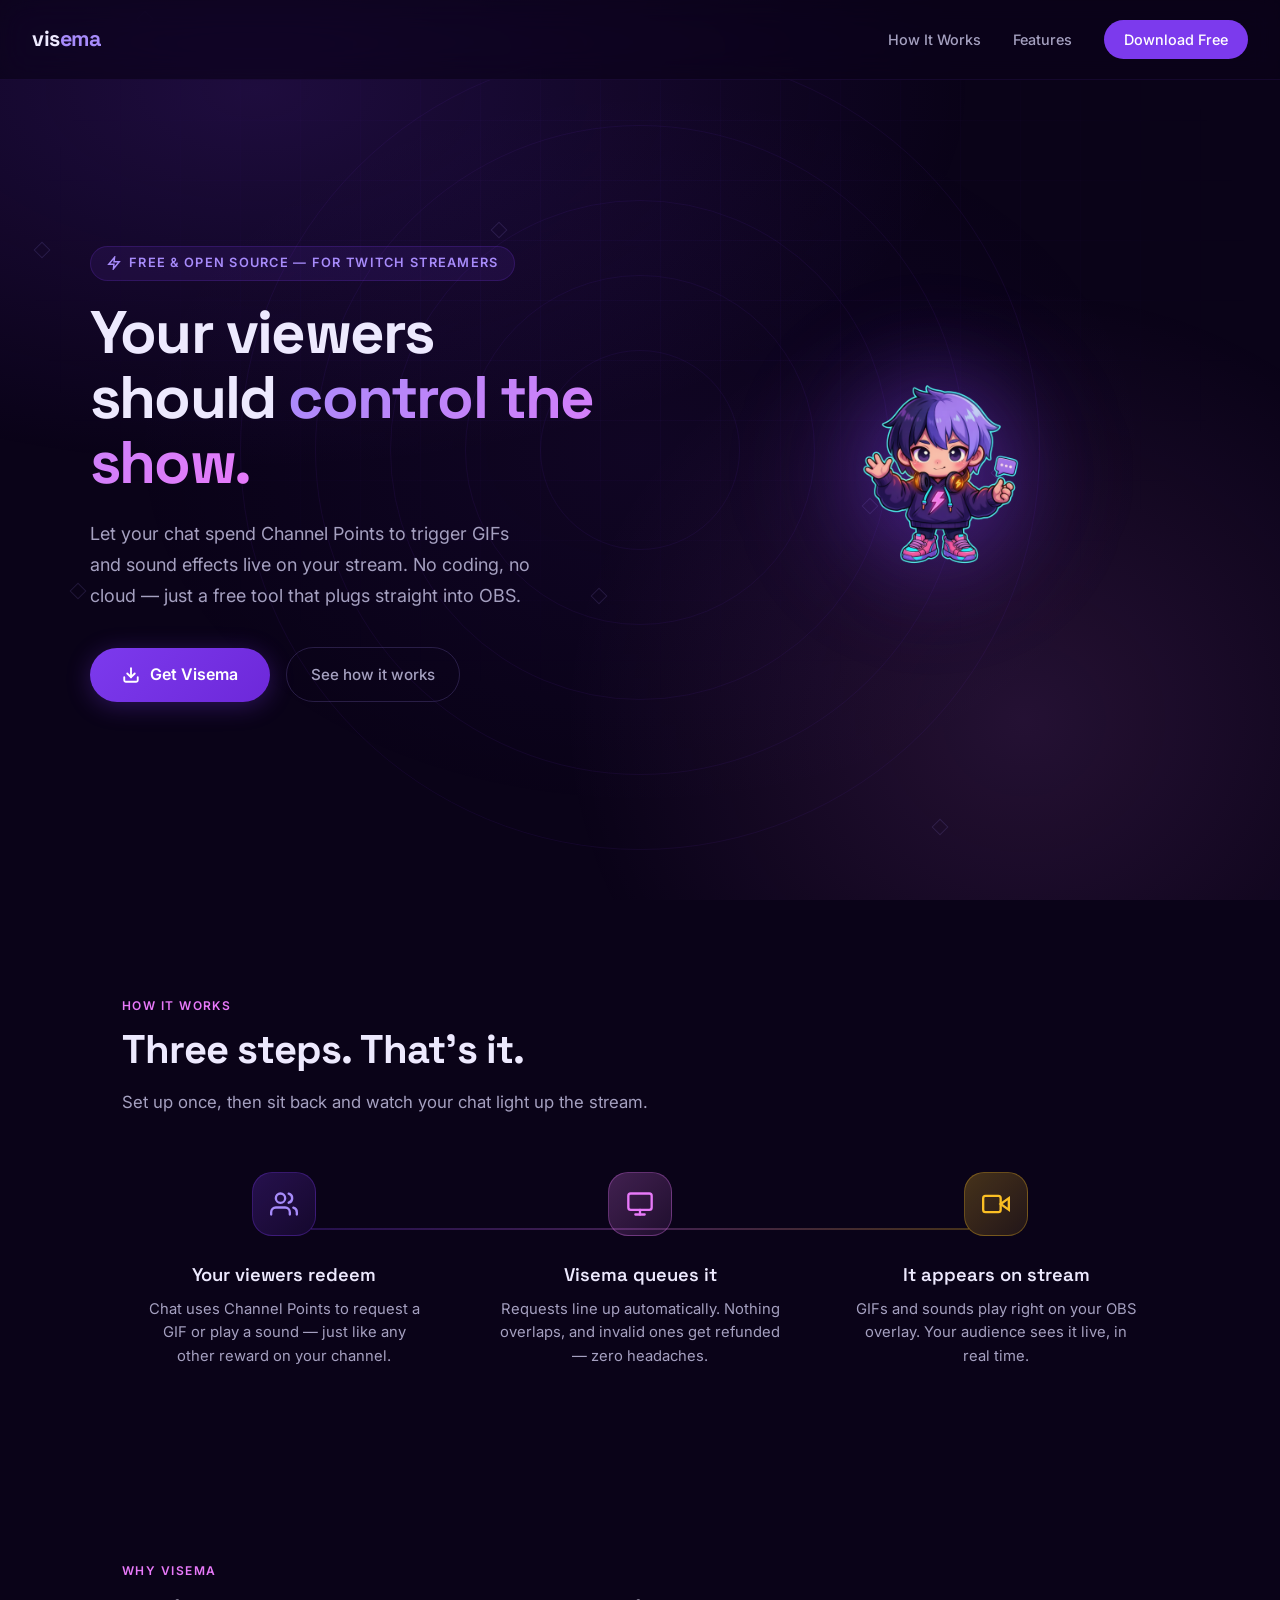
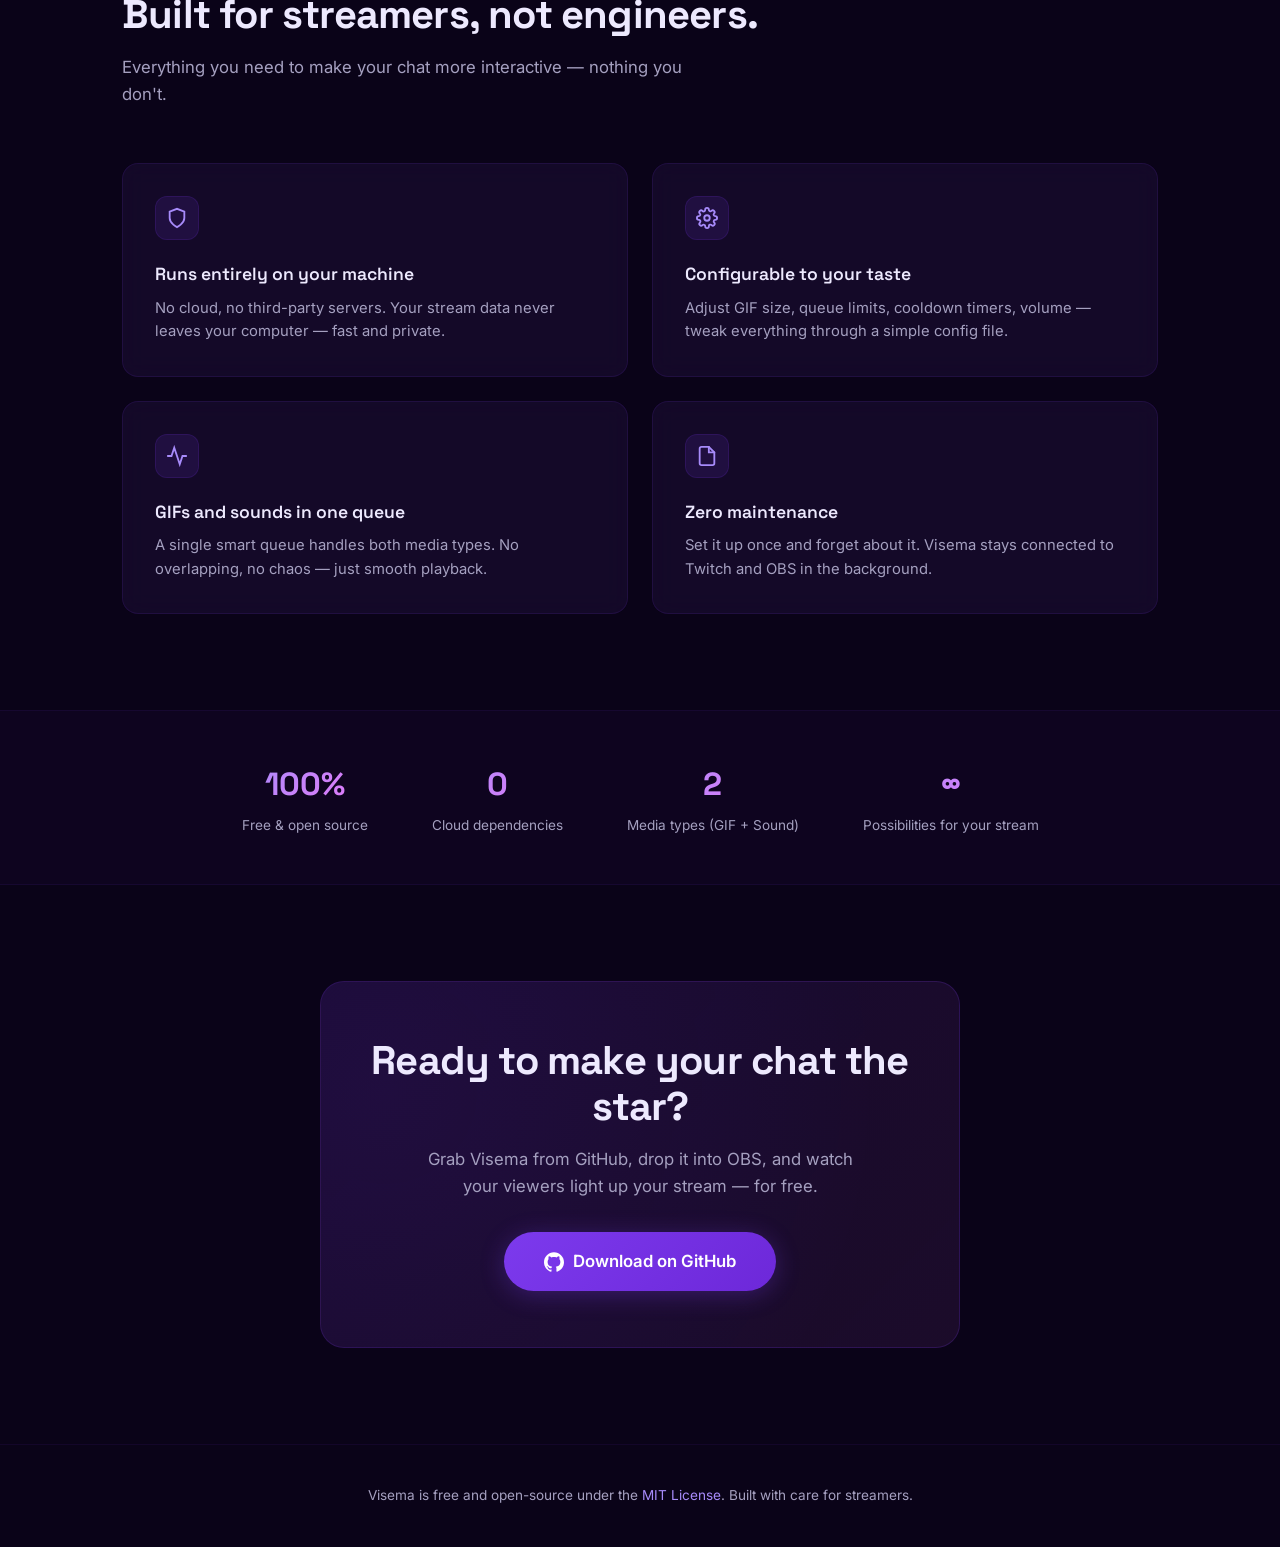
<file: docs/index.html>
<!DOCTYPE html>
<html lang="en">
<head>
<meta charset="UTF-8">
<meta name="viewport" content="width=device-width, initial-scale=1.0">
<title>Visema — Let Your Viewers Control the Stream</title>
<link rel="preconnect" href="https://fonts.googleapis.com">
<link rel="preconnect" href="https://fonts.gstatic.com" crossorigin>
<link href="https://fonts.googleapis.com/css2?family=Space+Grotesk:wght@400;500;600;700&family=Inter:wght@300;400;500;600&display=swap" rel="stylesheet">
<style>
  *, *::before, *::after { margin: 0; padding: 0; box-sizing: border-box; }

  :root {
    --void: #0a0318;
    --deep: #120627;
    --surface: #1c0e35;
    --violet: #7c3aed;
    --violet-light: #a78bfa;
    --magenta: #e879f9;
    --amber: #fbbf24;
    --text: #ede9fe;
    --text-dim: #a5a0c0;
    --radius: 16px;
  }

  html { scroll-behavior: smooth; }

  body {
    font-family: 'Inter', -apple-system, sans-serif;
    background: var(--void);
    color: var(--text);
    overflow-x: hidden;
    line-height: 1.6;
    -webkit-font-smoothing: antialiased;
  }

  /* ─── Animated Background System ─── */
  .bg-canvas {
    position: fixed;
    inset: 0;
    z-index: 0;
    pointer-events: none;
    overflow: hidden;
  }

  /* Deep radial washes */
  .bg-canvas::before {
    content: '';
    position: absolute;
    inset: 0;
    background:
      radial-gradient(ellipse 80% 60% at 20% 10%, rgba(124,58,237,.18) 0%, transparent 70%),
      radial-gradient(ellipse 60% 80% at 80% 80%, rgba(232,121,249,.12) 0%, transparent 60%),
      radial-gradient(ellipse 50% 50% at 50% 50%, rgba(124,58,237,.06) 0%, transparent 80%);
    animation: breathe 12s ease-in-out infinite alternate;
  }

  @keyframes breathe {
    0%   { opacity: .8; transform: scale(1); }
    100% { opacity: 1;  transform: scale(1.05); }
  }

  /* Grid overlay */
  .bg-grid {
    position: absolute;
    inset: 0;
    background-image:
      linear-gradient(rgba(124,58,237,.04) 1px, transparent 1px),
      linear-gradient(90deg, rgba(124,58,237,.04) 1px, transparent 1px);
    background-size: 60px 60px;
    mask-image: radial-gradient(ellipse 70% 70% at 50% 30%, black 20%, transparent 70%);
  }

  /* Floating orbs */
  .orb {
    position: absolute;
    border-radius: 50%;
    filter: blur(1px);
    opacity: 0;
    animation: float-orb linear infinite;
  }

  @keyframes float-orb {
    0%   { transform: translateY(0) rotate(0deg); opacity: 0; }
    10%  { opacity: 1; }
    90%  { opacity: 1; }
    100% { transform: translateY(-110vh) rotate(360deg); opacity: 0; }
  }

  /* Signal rings (broadcast motif) */
  .signal-rings {
    position: absolute;
    top: 50%;
    left: 50%;
    transform: translate(-50%, -50%);
    pointer-events: none;
  }

  .ring {
    position: absolute;
    border: 1px solid rgba(124,58,237,.08);
    border-radius: 50%;
    top: 50%; left: 50%;
    transform: translate(-50%, -50%);
    animation: ring-pulse 6s ease-out infinite;
  }

  .ring:nth-child(1) { width: 200px; height: 200px; animation-delay: 0s; }
  .ring:nth-child(2) { width: 350px; height: 350px; animation-delay: 1s; }
  .ring:nth-child(3) { width: 500px; height: 500px; animation-delay: 2s; }
  .ring:nth-child(4) { width: 650px; height: 650px; animation-delay: 3s; }
  .ring:nth-child(5) { width: 800px; height: 800px; animation-delay: 4s; }

  @keyframes ring-pulse {
    0%   { opacity: .6; transform: translate(-50%, -50%) scale(.9); }
    100% { opacity: 0;  transform: translate(-50%, -50%) scale(1.3); }
  }

  /* Diamond shapes */
  .diamond {
    position: absolute;
    width: 12px; height: 12px;
    border: 1px solid rgba(167,139,250,.15);
    transform: rotate(45deg);
    animation: diamond-drift 20s linear infinite;
  }

  @keyframes diamond-drift {
    0%   { transform: rotate(45deg) scale(.8); opacity: .3; }
    50%  { transform: rotate(225deg) scale(1.2); opacity: .6; }
    100% { transform: rotate(405deg) scale(.8); opacity: .3; }
  }

  /* ─── Content wrapper ─── */
  .page { position: relative; z-index: 1; }

  /* ─── Navigation ─── */
  nav {
    position: fixed;
    top: 0; left: 0; right: 0;
    z-index: 100;
    padding: 1.25rem 2rem;
    display: flex;
    align-items: center;
    justify-content: space-between;
    backdrop-filter: blur(16px) saturate(1.4);
    background: rgba(10,3,24,.7);
    border-bottom: 1px solid rgba(124,58,237,.1);
  }

  .nav-logo {
    font-family: 'Space Grotesk', sans-serif;
    font-weight: 700;
    font-size: 1.35rem;
    color: var(--text);
    text-decoration: none;
    letter-spacing: -.02em;
  }

  .nav-logo span { color: var(--violet-light); }

  .nav-links { display: flex; gap: 2rem; align-items: center; }

  .nav-links a {
    color: var(--text-dim);
    text-decoration: none;
    font-size: .9rem;
    font-weight: 500;
    transition: color .2s;
  }

  .nav-links a:hover { color: var(--text); }

  .btn-nav {
    background: var(--violet);
    color: #fff !important;
    padding: .5rem 1.25rem;
    border-radius: 99px;
    font-weight: 600;
    transition: background .2s, transform .15s;
  }

  .btn-nav:hover { background: #6d28d9; transform: translateY(-1px); }

  /* ─── Hero ─── */
  .hero {
    min-height: 100vh;
    display: flex;
    align-items: center;
    justify-content: center;
    padding: 7rem 2rem 4rem;
    position: relative;
  }

  .hero-inner {
    max-width: 1100px;
    width: 100%;
    display: grid;
    grid-template-columns: 1fr 1fr;
    gap: 4rem;
    align-items: center;
  }

  .hero-text { max-width: 520px; }

  .eyebrow {
    display: inline-flex;
    align-items: center;
    gap: .5rem;
    font-size: .8rem;
    font-weight: 600;
    text-transform: uppercase;
    letter-spacing: .1em;
    color: var(--violet-light);
    margin-bottom: 1.25rem;
    background: rgba(124,58,237,.1);
    padding: .4rem 1rem;
    border-radius: 99px;
    border: 1px solid rgba(124,58,237,.2);
  }

  .eyebrow svg { width: 14px; height: 14px; }

  h1 {
    font-family: 'Space Grotesk', sans-serif;
    font-size: clamp(2.5rem, 5vw, 3.75rem);
    font-weight: 700;
    line-height: 1.08;
    letter-spacing: -.03em;
    margin-bottom: 1.5rem;
  }

  h1 .accent {
    background: linear-gradient(135deg, var(--violet-light), var(--magenta));
    -webkit-background-clip: text;
    -webkit-text-fill-color: transparent;
    background-clip: text;
  }

  .hero-desc {
    font-size: 1.125rem;
    color: var(--text-dim);
    line-height: 1.7;
    margin-bottom: 2.25rem;
    max-width: 440px;
  }

  .hero-actions { display: flex; gap: 1rem; flex-wrap: wrap; align-items: center; }

  .btn-primary {
    display: inline-flex;
    align-items: center;
    gap: .6rem;
    background: linear-gradient(135deg, var(--violet), #6d28d9);
    color: #fff;
    text-decoration: none;
    font-weight: 600;
    font-size: 1rem;
    padding: .9rem 2rem;
    border-radius: 99px;
    transition: transform .2s, box-shadow .3s;
    box-shadow: 0 4px 24px rgba(124,58,237,.3);
  }

  .btn-primary:hover {
    transform: translateY(-2px);
    box-shadow: 0 8px 32px rgba(124,58,237,.45);
  }

  .btn-secondary {
    color: var(--text-dim);
    text-decoration: none;
    font-weight: 500;
    font-size: .95rem;
    padding: .9rem 1.5rem;
    border: 1px solid rgba(167,139,250,.2);
    border-radius: 99px;
    transition: border-color .2s, color .2s;
  }

  .btn-secondary:hover { border-color: var(--violet-light); color: var(--text); }

  /* Hero character */
  .hero-visual {
    display: flex;
    align-items: center;
    justify-content: center;
    position: relative;
  }

  .character-glow {
    position: absolute;
    width: 300px; height: 300px;
    background: radial-gradient(circle, rgba(124,58,237,.3) 0%, transparent 70%);
    border-radius: 50%;
    filter: blur(40px);
    animation: glow-pulse 4s ease-in-out infinite alternate;
  }

  @keyframes glow-pulse {
    0%   { transform: scale(.9); opacity: .6; }
    100% { transform: scale(1.15); opacity: 1; }
  }

  .hero-visual img {
    position: relative;
    z-index: 2;
    width: 380px;
    max-width: 85%;
    filter: drop-shadow(0 0 40px rgba(124,58,237,.3));
    animation: character-float 6s ease-in-out infinite;
  }

  @keyframes character-float {
    0%, 100% { transform: translateY(0); }
    50%      { transform: translateY(-14px); }
  }

  /* ─── How It Works ─── */
  .section {
    padding: 6rem 2rem;
    max-width: 1100px;
    margin: 0 auto;
  }

  .section-label {
    font-size: .75rem;
    font-weight: 600;
    text-transform: uppercase;
    letter-spacing: .12em;
    color: var(--magenta);
    margin-bottom: .75rem;
  }

  h2 {
    font-family: 'Space Grotesk', sans-serif;
    font-size: clamp(1.75rem, 3.5vw, 2.5rem);
    font-weight: 700;
    letter-spacing: -.02em;
    margin-bottom: 1rem;
    line-height: 1.15;
  }

  .section-desc {
    color: var(--text-dim);
    max-width: 560px;
    font-size: 1.05rem;
    margin-bottom: 3.5rem;
  }

  .steps {
    display: grid;
    grid-template-columns: repeat(3, 1fr);
    gap: 2rem;
    position: relative;
  }

  /* Connecting line */
  .steps::before {
    content: '';
    position: absolute;
    top: 56px;
    left: calc(16.67% + 1rem);
    right: calc(16.67% + 1rem);
    height: 2px;
    background: linear-gradient(90deg, var(--violet), var(--magenta), var(--amber));
    opacity: .25;
  }

  .step {
    text-align: center;
    position: relative;
  }

  .step-icon {
    width: 64px; height: 64px;
    margin: 0 auto 1.5rem;
    border-radius: 20px;
    display: flex;
    align-items: center;
    justify-content: center;
    position: relative;
    z-index: 2;
  }

  .step:nth-child(1) .step-icon { background: linear-gradient(135deg, rgba(124,58,237,.25), rgba(124,58,237,.1)); border: 1px solid rgba(124,58,237,.3); }
  .step:nth-child(2) .step-icon { background: linear-gradient(135deg, rgba(232,121,249,.25), rgba(232,121,249,.1)); border: 1px solid rgba(232,121,249,.3); }
  .step:nth-child(3) .step-icon { background: linear-gradient(135deg, rgba(251,191,36,.25), rgba(251,191,36,.1)); border: 1px solid rgba(251,191,36,.3); }

  .step-icon svg { width: 28px; height: 28px; }

  .step h3 {
    font-family: 'Space Grotesk', sans-serif;
    font-size: 1.15rem;
    font-weight: 600;
    margin-bottom: .5rem;
  }

  .step p {
    color: var(--text-dim);
    font-size: .925rem;
    line-height: 1.6;
    max-width: 280px;
    margin: 0 auto;
  }

  /* ─── Features ─── */
  .features-grid {
    display: grid;
    grid-template-columns: repeat(2, 1fr);
    gap: 1.5rem;
  }

  .feature-card {
    background: rgba(28,14,53,.6);
    backdrop-filter: blur(12px);
    border: 1px solid rgba(124,58,237,.12);
    border-radius: var(--radius);
    padding: 2rem;
    transition: border-color .3s, transform .2s;
  }

  .feature-card:hover {
    border-color: rgba(124,58,237,.3);
    transform: translateY(-3px);
  }

  .feature-icon {
    width: 44px; height: 44px;
    border-radius: 12px;
    display: flex;
    align-items: center;
    justify-content: center;
    margin-bottom: 1.25rem;
    background: rgba(124,58,237,.12);
    border: 1px solid rgba(124,58,237,.15);
  }

  .feature-icon svg { width: 22px; height: 22px; color: var(--violet-light); }

  .feature-card h3 {
    font-family: 'Space Grotesk', sans-serif;
    font-size: 1.1rem;
    font-weight: 600;
    margin-bottom: .5rem;
  }

  .feature-card p {
    color: var(--text-dim);
    font-size: .925rem;
    line-height: 1.6;
  }

  /* ─── Social Proof Bar ─── */
  .proof-bar {
    padding: 3rem 2rem;
    text-align: center;
    border-top: 1px solid rgba(124,58,237,.08);
    border-bottom: 1px solid rgba(124,58,237,.08);
    background: rgba(18,6,39,.5);
  }

  .proof-stats {
    display: flex;
    justify-content: center;
    gap: 4rem;
    max-width: 800px;
    margin: 0 auto;
    flex-wrap: wrap;
  }

  .stat { text-align: center; }

  .stat-number {
    font-family: 'Space Grotesk', sans-serif;
    font-size: 2rem;
    font-weight: 700;
    background: linear-gradient(135deg, var(--violet-light), var(--magenta));
    -webkit-background-clip: text;
    -webkit-text-fill-color: transparent;
    background-clip: text;
  }

  .stat-label {
    font-size: .85rem;
    color: var(--text-dim);
    margin-top: .25rem;
  }

  /* ─── CTA Section ─── */
  .cta-section {
    padding: 6rem 2rem;
    text-align: center;
    position: relative;
  }

  .cta-box {
    max-width: 640px;
    margin: 0 auto;
    background: linear-gradient(135deg, rgba(124,58,237,.12), rgba(232,121,249,.08));
    border: 1px solid rgba(124,58,237,.2);
    border-radius: 24px;
    padding: 3.5rem 3rem;
    position: relative;
    overflow: hidden;
  }

  .cta-box::before {
    content: '';
    position: absolute;
    top: -50%; left: -50%;
    width: 200%; height: 200%;
    background: radial-gradient(circle at 30% 40%, rgba(124,58,237,.08) 0%, transparent 50%);
    animation: cta-shimmer 8s ease-in-out infinite alternate;
  }

  @keyframes cta-shimmer {
    0%   { transform: translate(0, 0); }
    100% { transform: translate(10%, 5%); }
  }

  .cta-box > * { position: relative; z-index: 2; }

  .cta-box h2 { margin-bottom: 1rem; }

  .cta-box p {
    color: var(--text-dim);
    font-size: 1.05rem;
    margin-bottom: 2rem;
    max-width: 440px;
    margin-left: auto;
    margin-right: auto;
  }

  .cta-box .btn-primary { font-size: 1.05rem; padding: 1rem 2.5rem; }

  /* ─── Footer ─── */
  footer {
    text-align: center;
    padding: 2.5rem 2rem;
    color: var(--text-dim);
    font-size: .85rem;
    border-top: 1px solid rgba(124,58,237,.08);
  }

  footer a { color: var(--violet-light); text-decoration: none; }
  footer a:hover { text-decoration: underline; }

  /* ─── Scroll animations ─── */
  .reveal {
    opacity: 0;
    transform: translateY(30px);
    transition: opacity .7s ease, transform .7s ease;
  }

  .reveal.visible {
    opacity: 1;
    transform: translateY(0);
  }

  /* ─── Responsive ─── */
  @media (max-width: 768px) {
    .hero-inner {
      grid-template-columns: 1fr;
      text-align: center;
      gap: 2.5rem;
    }

    .hero-text { max-width: 100%; order: 2; }
    .hero-visual { order: 1; }
    .hero-desc { margin-left: auto; margin-right: auto; }
    .hero-actions { justify-content: center; }
    .hero-visual img { width: 260px; }

    .steps { grid-template-columns: 1fr; gap: 2.5rem; }
    .steps::before { display: none; }

    .features-grid { grid-template-columns: 1fr; }

    .proof-stats { gap: 2rem; }

    nav { padding: 1rem 1.25rem; }
    .nav-links a:not(.btn-nav) { display: none; }

    .cta-box { padding: 2.5rem 1.5rem; }
  }

  /* ─── Accessibility ─── */
  @media (prefers-reduced-motion: reduce) {
    *, *::before, *::after {
      animation-duration: 0.01ms !important;
      animation-iteration-count: 1 !important;
      transition-duration: 0.01ms !important;
    }
  }

  :focus-visible {
    outline: 2px solid var(--violet-light);
    outline-offset: 3px;
  }
</style>
</head>
<body>

<!-- ═══ Animated Background ═══ -->
<div class="bg-canvas">
  <div class="bg-grid"></div>
  <div class="signal-rings">
    <div class="ring"></div>
    <div class="ring"></div>
    <div class="ring"></div>
    <div class="ring"></div>
    <div class="ring"></div>
  </div>
</div>

<div class="page">

  <!-- ═══ Nav ═══ -->
  <nav>
    <a href="#" class="nav-logo">vis<span>ema</span></a>
    <div class="nav-links">
      <a href="#how">How It Works</a>
      <a href="#features">Features</a>
      <a href="https://github.com/dilidin2/visema" target="_blank" rel="noopener" class="btn-nav">Download Free</a>
    </div>
  </nav>

  <!-- ═══ Hero ═══ -->
  <section class="hero">
    <div class="hero-inner">
      <div class="hero-text">
        <div class="eyebrow">
          <svg viewBox="0 0 24 24" fill="none" stroke="currentColor" stroke-width="2.5" stroke-linecap="round"><path d="M13 2L3 14h9l-1 8 10-12h-9l1-8z"/></svg>
          Free &amp; Open Source — For Twitch Streamers
        </div>
        <h1>Your viewers should <span class="accent">control the show.</span></h1>
        <p class="hero-desc">
          Let your chat spend Channel Points to trigger GIFs and sound effects live on your stream. No coding, no cloud — just a free tool that plugs straight into OBS.
        </p>
        <div class="hero-actions">
          <a href="https://github.com/dilidin2/visema" target="_blank" rel="noopener" class="btn-primary">
            <svg width="18" height="18" viewBox="0 0 24 24" fill="none" stroke="currentColor" stroke-width="2.5" stroke-linecap="round"><path d="M21 15v4a2 2 0 01-2 2H5a2 2 0 01-2-2v-4"/><polyline points="7 10 12 15 17 10"/><line x1="12" y1="15" x2="12" y2="3"/></svg>
            Get Visema
          </a>
          <a href="#how" class="btn-secondary">See how it works</a>
        </div>
      </div>
      <div class="hero-visual">
        <div class="character-glow"></div>
        <img src="visema.png" alt="Visema mascot — a chibi character in purple tones">
      </div>
    </div>
  </section>

  <!-- ═══ How It Works ═══ -->
  <section class="section" id="how">
    <div class="reveal">
      <p class="section-label">How It Works</p>
      <h2>Three steps. That's it.</h2>
      <p class="section-desc">Set up once, then sit back and watch your chat light up the stream.</p>
    </div>
    <div class="steps">
      <div class="step reveal">
        <div class="step-icon">
          <svg viewBox="0 0 24 24" fill="none" stroke="#a78bfa" stroke-width="2" stroke-linecap="round"><path d="M17 21v-2a4 4 0 00-4-4H5a4 4 0 00-4 4v2"/><circle cx="9" cy="7" r="4"/><path d="M23 21v-2a4 4 0 00-3-3.87"/><path d="M16 3.13a4 4 0 010 7.75"/></svg>
        </div>
        <h3>Your viewers redeem</h3>
        <p>Chat uses Channel Points to request a GIF or play a sound — just like any other reward on your channel.</p>
      </div>
      <div class="step reveal">
        <div class="step-icon">
          <svg viewBox="0 0 24 24" fill="none" stroke="#e879f9" stroke-width="2" stroke-linecap="round"><rect x="2" y="3" width="20" height="14" rx="2"/><line x1="8" y1="21" x2="16" y2="21"/><line x1="12" y1="17" x2="12" y2="21"/></svg>
        </div>
        <h3>Visema queues it</h3>
        <p>Requests line up automatically. Nothing overlaps, and invalid ones get refunded — zero headaches.</p>
      </div>
      <div class="step reveal">
        <div class="step-icon">
          <svg viewBox="0 0 24 24" fill="none" stroke="#fbbf24" stroke-width="2" stroke-linecap="round"><polygon points="23 7 16 12 23 17 23 7"/><rect x="1" y="5" width="15" height="14" rx="2"/></svg>
        </div>
        <h3>It appears on stream</h3>
        <p>GIFs and sounds play right on your OBS overlay. Your audience sees it live, in real time.</p>
      </div>
    </div>
  </section>

  <!-- ═══ Features ═══ -->
  <section class="section" id="features">
    <div class="reveal">
      <p class="section-label">Why Visema</p>
      <h2>Built for streamers, not engineers.</h2>
      <p class="section-desc">Everything you need to make your chat more interactive — nothing you don't.</p>
    </div>
    <div class="features-grid">
      <div class="feature-card reveal">
        <div class="feature-icon">
          <svg viewBox="0 0 24 24" fill="none" stroke="currentColor" stroke-width="2" stroke-linecap="round"><path d="M12 22s8-4 8-10V5l-8-3-8 3v7c0 6 8 10 8 10z"/></svg>
        </div>
        <h3>Runs entirely on your machine</h3>
        <p>No cloud, no third-party servers. Your stream data never leaves your computer — fast and private.</p>
      </div>
      <div class="feature-card reveal">
        <div class="feature-icon">
          <svg viewBox="0 0 24 24" fill="none" stroke="currentColor" stroke-width="2" stroke-linecap="round"><circle cx="12" cy="12" r="3"/><path d="M19.4 15a1.65 1.65 0 00.33 1.82l.06.06a2 2 0 01-2.83 2.83l-.06-.06a1.65 1.65 0 00-1.82-.33 1.65 1.65 0 00-1 1.51V21a2 2 0 01-4 0v-.09A1.65 1.65 0 009 19.4a1.65 1.65 0 00-1.82.33l-.06.06a2 2 0 01-2.83-2.83l.06-.06A1.65 1.65 0 004.68 15a1.65 1.65 0 00-1.51-1H3a2 2 0 010-4h.09A1.65 1.65 0 004.6 9a1.65 1.65 0 00-.33-1.82l-.06-.06a2 2 0 012.83-2.83l.06.06A1.65 1.65 0 009 4.68a1.65 1.65 0 001-1.51V3a2 2 0 014 0v.09a1.65 1.65 0 001 1.51 1.65 1.65 0 001.82-.33l.06-.06a2 2 0 012.83 2.83l-.06.06A1.65 1.65 0 0019.4 9a1.65 1.65 0 001.51 1H21a2 2 0 010 4h-.09a1.65 1.65 0 00-1.51 1z"/></svg>
        </div>
        <h3>Configurable to your taste</h3>
        <p>Adjust GIF size, queue limits, cooldown timers, volume — tweak everything through a simple config file.</p>
      </div>
      <div class="feature-card reveal">
        <div class="feature-icon">
          <svg viewBox="0 0 24 24" fill="none" stroke="currentColor" stroke-width="2" stroke-linecap="round"><polyline points="22 12 18 12 15 21 9 3 6 12 2 12"/></svg>
        </div>
        <h3>GIFs and sounds in one queue</h3>
        <p>A single smart queue handles both media types. No overlapping, no chaos — just smooth playback.</p>
      </div>
      <div class="feature-card reveal">
        <div class="feature-icon">
          <svg viewBox="0 0 24 24" fill="none" stroke="currentColor" stroke-width="2" stroke-linecap="round"><path d="M14 2H6a2 2 0 00-2 2v16a2 2 0 002 2h12a2 2 0 002-2V8z"/><polyline points="14 2 14 8 20 8"/></svg>
        </div>
        <h3>Zero maintenance</h3>
        <p>Set it up once and forget about it. Visema stays connected to Twitch and OBS in the background.</p>
      </div>
    </div>
  </section>

  <!-- ═══ Proof Bar ═══ -->
  <div class="proof-bar">
    <div class="proof-stats reveal">
      <div class="stat">
        <div class="stat-number">100%</div>
        <div class="stat-label">Free &amp; open source</div>
      </div>
      <div class="stat">
        <div class="stat-number">0</div>
        <div class="stat-label">Cloud dependencies</div>
      </div>
      <div class="stat">
        <div class="stat-number">2</div>
        <div class="stat-label">Media types (GIF + Sound)</div>
      </div>
      <div class="stat">
        <div class="stat-number">∞</div>
        <div class="stat-label">Possibilities for your stream</div>
      </div>
    </div>
  </div>

  <!-- ═══ CTA ═══ -->
  <section class="cta-section">
    <div class="cta-box reveal">
      <h2>Ready to make your chat the star?</h2>
      <p>Grab Visema from GitHub, drop it into OBS, and watch your viewers light up your stream — for free.</p>
      <a href="https://github.com/dilidin2/visema" target="_blank" rel="noopener" class="btn-primary">
        <svg width="20" height="20" viewBox="0 0 24 24" fill="currentColor"><path d="M12 .297c-6.63 0-12 5.373-12 12 0 5.303 3.438 9.8 8.205 11.385.6.113.82-.258.82-.577 0-.285-.01-1.04-.015-2.04-3.338.724-4.042-1.61-4.042-1.61C4.422 18.07 3.633 17.7 3.633 17.7c-1.087-.744.084-.729.084-.729 1.205.084 1.838 1.236 1.838 1.236 1.07 1.835 2.809 1.305 3.495.998.108-.776.417-1.305.76-1.605-2.665-.3-5.466-1.332-5.466-5.93 0-1.31.465-2.38 1.235-3.22-.135-.303-.54-1.523.105-3.176 0 0 1.005-.322 3.3 1.23.96-.267 1.98-.399 3-.405 1.02.006 2.04.138 3 .405 2.28-1.552 3.285-1.23 3.285-1.23.645 1.653.24 2.873.12 3.176.765.84 1.23 1.91 1.23 3.22 0 4.61-2.805 5.625-5.475 5.92.42.36.81 1.096.81 2.22 0 1.606-.015 2.896-.015 3.286 0 .315.21.69.825.57C20.565 22.092 24 17.592 24 12.297c0-6.627-5.373-12-12-12"/></svg>
        Download on GitHub
      </a>
    </div>
  </section>

  <!-- ═══ Footer ═══ -->
  <footer>
    <p>Visema is free and open-source under the <a href="https://github.com/dilidin2/visema/blob/main/LICENSE">MIT License</a>. Built with care for streamers.</p>
  </footer>

</div>

<script>
  // ─── Generate floating orbs ───
  (() => {
    const canvas = document.querySelector('.bg-canvas');
    const colors = ['rgba(124,58,237,.6)', 'rgba(167,139,250,.5)', 'rgba(232,121,249,.4)', 'rgba(251,191,36,.3)'];
    for (let i = 0; i < 20; i++) {
      const orb = document.createElement('div');
      orb.className = 'orb';
      const size = Math.random() * 4 + 2;
      orb.style.cssText = `
        width: ${size}px; height: ${size}px;
        left: ${Math.random() * 100}%;
        bottom: -${Math.random() * 20}%;
        background: ${colors[Math.floor(Math.random() * colors.length)]};
        animation-duration: ${Math.random() * 25 + 20}s;
        animation-delay: ${Math.random() * 20}s;
      `;
      canvas.appendChild(orb);
    }

    // Diamond shapes
    for (let i = 0; i < 8; i++) {
      const d = document.createElement('div');
      d.className = 'diamond';
      d.style.cssText = `
        left: ${Math.random() * 100}%;
        top: ${Math.random() * 100}%;
        animation-duration: ${Math.random() * 15 + 15}s;
        animation-delay: ${Math.random() * 10}s;
      `;
      canvas.appendChild(d);
    }
  })();

  // ─── Scroll reveal ───
  (() => {
    const els = document.querySelectorAll('.reveal');
    const observer = new IntersectionObserver((entries) => {
      entries.forEach(e => {
        if (e.isIntersecting) {
          e.target.classList.add('visible');
          observer.unobserve(e.target);
        }
      });
    }, { threshold: 0.15 });
    els.forEach(el => observer.observe(el));
  })();
</script>

</body>
</html>
</file>
